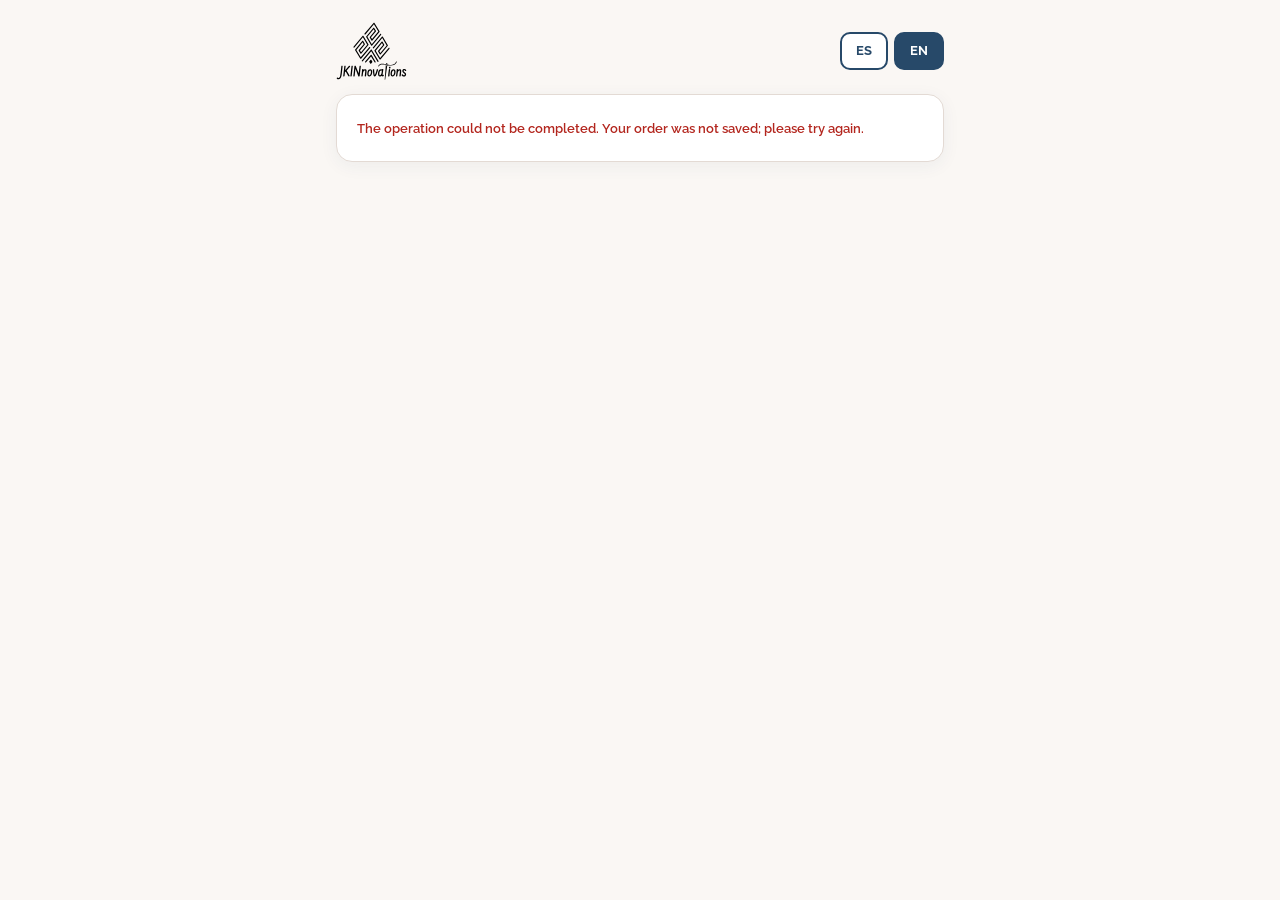
<file: index.html>
<!doctype html>
<html lang="es">
<head>
<meta charset="utf-8">
<meta name="viewport" content="width=device-width,initial-scale=1">
<title>Preórdenes escolares · JKINnovations</title>
<link rel="stylesheet" href="css/tokens.css">
<link rel="stylesheet" href="css/app.css">
</head>
<body>
<div id="app"></div>
<script src="js/vendor/supabase.js?v=preorders1"></script>
<script src="js/config.js?v=preorders1"></script>
<script src="js/i18n.js?v=preorders1"></script>
<script src="js/core.js?v=logo20261119"></script>
<script src="js/public.js?v=harder20261123"></script>
</body>
</html>
</file>
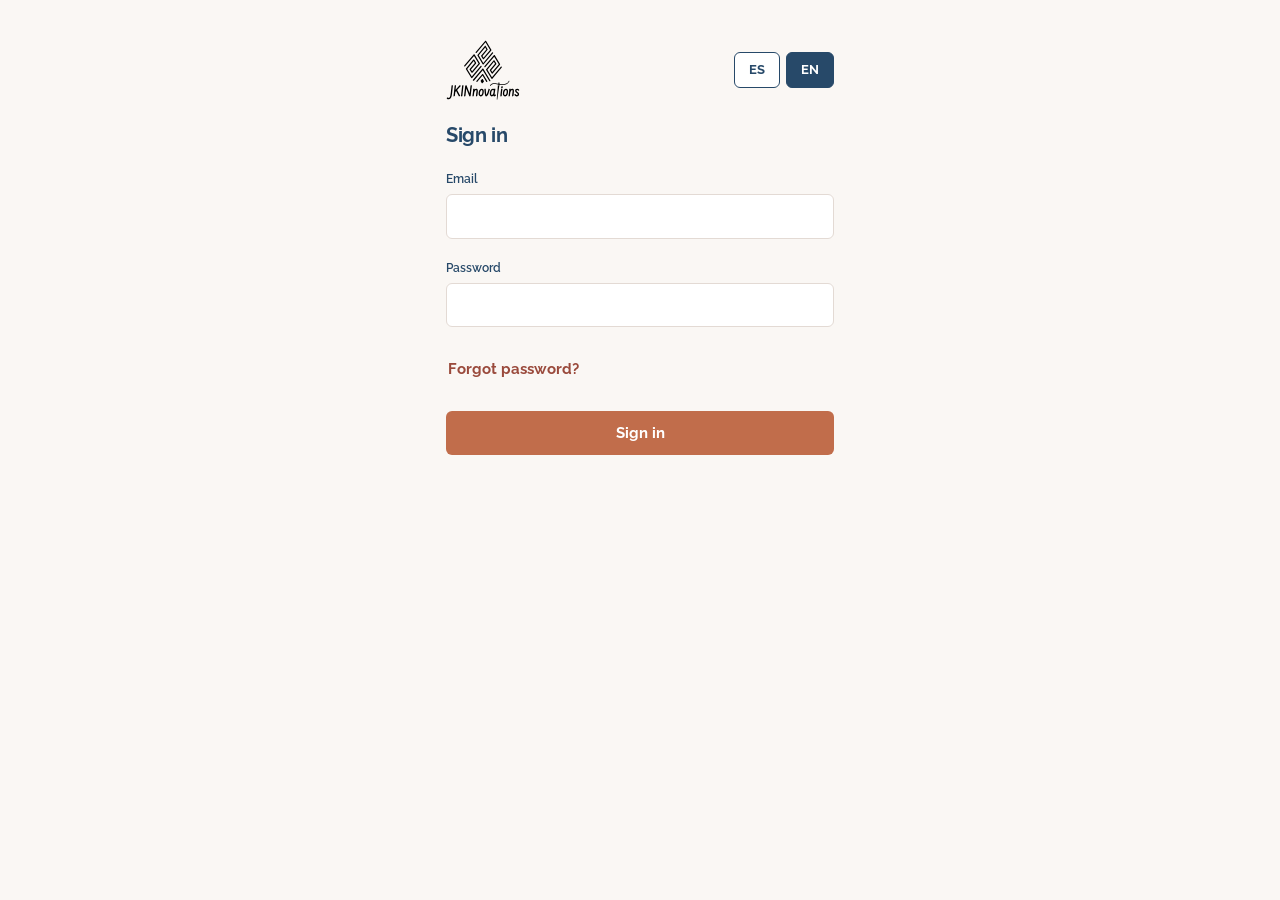
<file: admin.html>
<!doctype html>
<html lang="es">
<head>
<meta charset="utf-8">
<meta name="viewport" content="width=device-width,initial-scale=1">
<meta name="robots" content="noindex,nofollow">
<title>Panel · Preórdenes escolares · JKINnovations</title>
<link rel="stylesheet" href="css/tokens.css">
<link rel="stylesheet" href="css/app.css?v=logotoggle20261119">
<link rel="stylesheet" href="css/admin.css?v=prendas20261123">
</head>
<body class="admin">
<div id="app"></div>
<script src="js/vendor/supabase.js?v=preorders1"></script>
<script src="js/config.js?v=preorders1"></script>
<script src="js/i18n.js?v=prendas20261123"></script>
<script src="js/core.js?v=logo20261119"></script>
<script src="js/prodsum.js?v=prodsum20261118"></script>
<script src="js/admin.js?v=prendas20261123"></script>
</body>
</html>
</file>
<file: css/tokens.css>
/* Tokens del Sistema de Diseño JKINnovations (copiados; no dependen del entorno de diseño) */
@import url('https://fonts.googleapis.com/css2?family=Raleway:ital,wght@0,400;0,500;0,600;0,700;0,800;1,400&display=swap');
:root{
--terracotta:#9A4A3C;--deep-blue:#274969;--light-terracotta:#C16D4B;--white:#FFFFFF;--textile-black:#1E1E22;--textile-gray:#6B6B73;
--terracotta-tint:#F4E6E1;--blue-tint:#E4EBF2;--paper:#FAF7F4;--line:#E3DAD4;
--font-sans:'Raleway',system-ui,sans-serif;
--radius-md:10px;--radius-lg:16px;--radius-pill:999px;
--shadow-sm:0 1px 3px rgba(39,73,105,.10);--shadow-md:0 6px 20px rgba(39,73,105,.12);
--ease:cubic-bezier(.2,.7,.2,1);--dur:180ms;
}
</file>
<file: css/app.css>
*{box-sizing:border-box}
body{margin:0;font-family:var(--font-sans);font-size:16px;line-height:1.6;color:var(--deep-blue);background:var(--paper)}
h1,h2,h3{font-weight:700;color:var(--deep-blue);margin:0}h1{font-size:28px}h2{font-size:22px}h3{font-size:16px}
a{color:var(--terracotta);text-decoration:none}a:hover{color:var(--light-terracotta)}
input,select,textarea{font:inherit;font-size:15px;padding:10px 12px;border:1px solid var(--line);border-radius:10px;background:#fff;color:var(--deep-blue);width:100%;min-height:44px}
input[type=checkbox]{width:22px;height:22px;min-height:0;accent-color:#9A4A3C;flex:none}
input:disabled,select:disabled,option:disabled{background:var(--paper);color:var(--textile-gray)}
input:focus,select:focus,button:focus-visible{outline:2px solid var(--light-terracotta);outline-offset:1px}
label{display:flex;flex-direction:column;gap:6px;font-size:13px;font-weight:600;color:var(--deep-blue)}
table{border-collapse:collapse;width:100%;font-size:14px}
th{text-align:left;font-size:11px;letter-spacing:.08em;text-transform:uppercase;color:var(--textile-gray);padding:8px;border-bottom:2px solid var(--line);white-space:nowrap}
td{padding:8px;border-bottom:1px solid var(--line);vertical-align:top}
tr{break-inside:avoid;page-break-inside:avoid}thead{display:table-header-group}
td input,td select{min-height:38px;padding:6px 8px}td input.sm{width:76px}
.card{background:#fff;border:1px solid var(--line);border-radius:16px;padding:20px;box-shadow:0 4px 18px rgba(39,73,105,.06)}
.grid{display:grid;grid-template-columns:repeat(auto-fit,minmax(190px,1fr));gap:14px}
.cards{display:grid;grid-template-columns:repeat(auto-fill,minmax(200px,1fr));gap:14px}
.row{display:flex;gap:10px;flex-wrap:wrap;align-items:center}.between{justify-content:space-between}
.col{display:flex;flex-direction:column;gap:14px}
.muted{color:var(--textile-gray);font-size:13px}.err{color:#B3261E;font-size:13px;font-weight:600}.warn{color:#8A5A00;font-size:13px;font-weight:600}.ok{color:#2E6B4A;font-weight:700}
.eyebrow{font-size:12px;letter-spacing:.16em;text-transform:uppercase;font-weight:700;color:var(--light-terracotta)}
.scroll{overflow-x:auto}.num{text-align:right;font-variant-numeric:tabular-nums}
.btn{font:inherit;font-weight:700;font-size:15px;padding:12px 24px;border-radius:10px;border:2px solid transparent;cursor:pointer;min-height:44px;background:var(--light-terracotta);color:#fff;transition:all var(--dur) var(--ease)}
.btn:hover{background:var(--terracotta)}.btn[disabled]{opacity:.45;cursor:not-allowed}
.btn.sec{background:transparent;color:var(--deep-blue);border-color:var(--deep-blue)}.btn.sec:hover{background:var(--deep-blue);color:#fff}
.btn.ghost{background:transparent;color:var(--terracotta)}.btn.ghost:hover{background:var(--terracotta-tint)}
.btn.sm{font-size:13px;padding:8px 16px;min-height:36px}
label.filebtn{position:relative;width:auto;flex-direction:row;align-items:center;justify-content:center;overflow:hidden;min-height:44px}
.filepick{position:absolute;inset:0;width:100%;height:100%;min-height:44px;padding:0;margin:0;opacity:0;cursor:pointer;border:0;font-size:16px}
.logo-preview{width:72px;height:72px;object-fit:contain;background:#fff;border:1px solid var(--line);border-radius:10px;flex:none}
.logo-mini{width:36px;height:36px;object-fit:contain;background:#fff;border:1px solid var(--line);border-radius:8px;flex:none}
.lk{background:none;border:0;color:var(--terracotta);font:inherit;font-weight:700;cursor:pointer;padding:6px 4px;min-height:36px}
.lang{font:inherit;font-weight:700;font-size:13px;padding:6px 14px;border-radius:10px;border:2px solid var(--deep-blue);cursor:pointer;min-height:38px;background:#fff;color:var(--deep-blue)}
.lang.on{background:var(--deep-blue);color:#fff}
.badge{display:inline-block;font-weight:700;font-size:11px;letter-spacing:.12em;text-transform:uppercase;padding:4px 10px;border-radius:999px;background:var(--terracotta-tint);color:var(--terracotta)}
.badge.blue{background:var(--deep-blue);color:#fff}.badge.light{background:var(--light-terracotta);color:#fff}.badge.red{background:var(--terracotta);color:#fff}
.thumb{width:52px;height:52px;object-fit:contain;background:#fff;border:1px solid var(--line);border-radius:8px;flex:none}
.pcard{border:1px solid var(--line);border-radius:16px;background:#fff;overflow:hidden;display:flex;flex-direction:column}
.pcard .ph{height:210px;display:flex;align-items:center;justify-content:center;padding:8px}.pcard .ph img{max-height:100%;max-width:100%;object-fit:contain}
.pcard .bd{padding:12px 14px 14px;display:flex;flex-direction:column;gap:6px;flex:1}
.chip{font:inherit;font-weight:600;font-size:14px;min-height:44px;padding:6px 12px;border-radius:10px;cursor:pointer;display:flex;align-items:center;gap:8px;border:1px solid var(--line);background:#fff;color:var(--deep-blue)}
.chip.on{border:2px solid var(--terracotta)}.chip i{width:18px;height:18px;border-radius:50%;border:1px solid #888;display:inline-block}
.step{padding:8px 14px;border-radius:20px;font-size:13px;font-weight:700;background:#fff;border:1px solid var(--line);color:var(--textile-gray)}
.step.on{background:var(--deep-blue);color:#fff;border-color:var(--deep-blue)}.step.past{background:var(--blue-tint);color:var(--deep-blue)}
.zoom{position:fixed;inset:0;background:rgba(20,32,48,.82);z-index:50;display:flex;align-items:center;justify-content:center;padding:20px;cursor:zoom-out}
.zoom img{max-width:100%;max-height:100%;object-fit:contain;background:#fff;border-radius:12px;padding:12px}
.toast{background:var(--deep-blue);color:#fff;padding:12px 16px;border-radius:12px;font-weight:600}
.shell{display:flex;flex-wrap:wrap;min-height:100vh}.side{flex:1 1 220px;max-width:100%;background:var(--deep-blue);padding:20px 16px;display:flex;flex-direction:column;gap:20px}
.side nav{display:grid;grid-template-columns:1fr;gap:6px}
.side button{font:inherit;font-weight:700;font-size:15px;text-align:left;padding:12px 14px;border-radius:10px;border:0;cursor:pointer;background:transparent;color:#fff;min-height:44px}
@media (max-width:800px){
  .side{flex-basis:100%}
  .side nav{grid-template-columns:repeat(3,minmax(0,1fr))}
  .side nav button{text-align:center;font-size:14px;padding:12px 6px}
}
.side button.on{background:#fff;color:var(--deep-blue)}
.main{flex:6 1 640px;min-width:0;padding:24px;display:flex;flex-direction:column;gap:20px}
.stat{font-size:34px;font-weight:800;color:var(--terracotta);line-height:1.1}
.sheet{background:#fff;color:#1E1E22;padding:28px;border:1px solid var(--line);margin:0 auto 20px;max-width:8.5in;width:100%}
.sheet h1{color:var(--deep-blue);font-size:24px}
.box{display:inline-block;width:16px;height:16px;border:1.5px solid #1E1E22;border-radius:3px}
.sigs{display:grid;grid-template-columns:1fr 1fr;gap:26px 30px;margin-top:30px;font-size:13px}.sigs div{border-bottom:1px solid #1E1E22;padding-bottom:22px}
.demo{background:#1E3550;color:#fff;padding:6px 16px;font-size:12px}
@media print{
  .no-print{display:none!important}
  html,body,#app{height:auto!important;min-height:0!important;overflow:visible!important}
  body{background:#fff!important}
  /* Normal block flow lets Safari paginate rows and avoids a viewport-height blank page. */
  .shell,.main{display:block!important;min-height:0!important;height:auto!important;overflow:visible!important}
  .main{padding:0!important}
  .sheet{border:0;padding:0;margin:0;max-width:none;width:100%;font-size:10pt;line-height:1.4;overflow:visible}
  .sheet+.sheet{break-before:page;page-break-before:always}
  .sheet>.row:first-child{display:grid;grid-template-columns:minmax(0,1fr) auto;gap:12px;break-inside:avoid;page-break-inside:avoid}
  .sheet h1{font-size:18pt;line-height:1.2}
  .sheet table{font-size:9pt;line-height:1.35}
  .sheet th{font-size:7pt;letter-spacing:.04em;white-space:normal}
  .sheet th,.sheet td{padding:6px}
  .sheet tr,.sheet td,.sheet th{break-inside:avoid!important;page-break-inside:avoid!important}
  .sheet thead{display:table-header-group}
  .sheet h2,.sheet h3{break-after:avoid;page-break-after:avoid}
  .sheet .scroll{overflow:visible}
  .sheet.prodsum{font-size:9pt}
  .sheet.prodsum table{font-size:8pt}
  .sheet.prodsum th,.sheet.prodsum td{padding:3px 4px}
  .sheet.prodsum th.grp{print-color-adjust:exact;-webkit-print-color-adjust:exact}
}
.sheet.prodsum{max-width:none}
.sheet.prodsum .matrix{min-width:760px}
.sheet.prodsum th.sz,.sheet.prodsum td.sz{text-align:center;font-variant-numeric:tabular-nums;padding:6px 4px;min-width:34px}
.sheet.prodsum th.grp{text-align:center;background:var(--blue-tint);color:var(--deep-blue);letter-spacing:.08em}
.sheet.prodsum tr.grand td{border-top:2px solid var(--deep-blue);font-weight:800;background:#f7f4f1}
.sheet.prodsum h2{margin-top:18px}
.sheet.prodsum .note{font-size:13px;color:#444;margin:0 0 12px}
</file>
<file: css/admin.css>
/* Panel only. The public form does not load this file.
   Brand colors are Norma's: navy sidebar, terracotta actions, cream page. */
body.admin{
  background:#FAF7F4;
  color:#274969;
  font-size:15px;
  line-height:1.5;
}
body.admin h1{font-size:32px;font-weight:700;letter-spacing:-.03em;color:#274969}
body.admin h2{font-size:20px;font-weight:700;letter-spacing:-.02em;color:#274969}
body.admin h3{font-size:15px;font-weight:700;color:#274969}
body.admin .shell{background:#FAF7F4;gap:0}
body.admin .side{
  flex:0 0 196px;max-width:220px;background:#274969;color:#fff;
  border-right:0;box-shadow:none;padding:28px 16px 20px;gap:28px
}
body.admin .side button{
  color:#fff;background:transparent;border:0;border-radius:6px;
  font-weight:700;font-size:15px;text-align:left;padding:10px 12px;min-height:44px
}
body.admin .side button.on{background:#fff;color:#274969}
body.admin .side button[data-act="logout"]{color:#d5e0ea;font-weight:600;border:1px solid #8aa0b6}
body.admin .main{padding:36px 40px 64px;gap:32px;background:#FAF7F4}
body.admin .card{
  background:transparent;border:0;border-radius:0;box-shadow:none;padding:0
}
body.admin .col{gap:20px}
body.admin .row{gap:12px}
body.admin .stack{padding:4px 0 8px}
body.admin .note{padding:0}
body.admin .callout{padding:4px 0 8px}
body.admin .card [style*="border:1px solid"]{border:0!important;border-radius:0!important;background:transparent!important}
body.admin .stat{font-size:40px;font-weight:800;letter-spacing:-.04em;color:#9A4A3C;line-height:1}
body.admin .eyebrow{color:#C16D4B;letter-spacing:.14em;font-size:11px;font-weight:700}
body.admin .muted{color:#6B6B73;font-size:13px;font-weight:500}
body.admin label{font-size:12px;font-weight:600;color:#274969;gap:6px}
body.admin input,body.admin select,body.admin textarea{
  border:1px solid #E3DAD4;border-radius:6px;background:#fff;box-shadow:none;
  min-height:44px;padding:10px 12px;color:#274969
}
body.admin input:focus,body.admin select:focus,body.admin button:focus-visible{
  outline:2px solid #C16D4B;outline-offset:1px
}
body.admin .btn{
  background:#C16D4B;color:#fff;border:0;border-radius:6px;box-shadow:none;
  font-weight:700;padding:10px 18px;min-height:44px
}
body.admin .btn:hover{background:#9A4A3C}
body.admin .btn.sec,body.admin .btn.ghost{
  background:transparent;color:#9A4A3C;border:0;padding:10px 4px;font-weight:700
}
body.admin .btn.sec:hover,body.admin .btn.ghost:hover{background:transparent;color:#9A4A3C;text-decoration:underline}
body.admin .btn.sm{min-height:40px;padding:8px 12px;font-size:14px}
body.admin #order-filters .btn.sec{color:#9A4A3C;padding:10px 12px}
body.admin #order-filters .btn:not(.sec){background:#C16D4B;color:#fff;text-decoration:none}
body.admin #order-filters .btn:not(.sec):hover{background:#9A4A3C}
body.admin .lk{color:#9A4A3C;font-weight:700;min-height:44px;padding:10px 2px;align-self:flex-start;width:auto;text-align:left}
body.admin .lk:hover{color:#C16D4B}
body.admin label.filebtn{
  width:auto;min-height:44px;border:1px solid #274969;border-radius:6px;
  background:#fff;color:#274969;padding:10px 16px;font-weight:700
}
body.admin .lang{
  border:1px solid #274969;background:#fff;color:#274969;border-radius:6px;min-height:36px;font-weight:700
}
body.admin .lang.on{background:#274969;color:#fff}
body.admin table{font-size:14px}
body.admin th{
  font-size:11px;letter-spacing:.06em;color:#6B6B73;font-weight:700;
  padding:8px 10px 10px;border-bottom:1px solid #E3DAD4
}
body.admin td{padding:16px 10px;border-bottom:1px solid #E3DAD4;vertical-align:middle}
body.admin .badge{border-radius:6px;letter-spacing:.06em;background:#F4E6E1;color:#9A4A3C}
body.admin .badge.blue{background:#274969;color:#fff}
body.admin .badge.light{background:#C16D4B;color:#fff}
body.admin .badge.red{background:#9A4A3C;color:#fff}
body.admin .toast{background:#274969;border-radius:6px;box-shadow:none}
body.admin .logo-mini{border-radius:6px;border-color:#E3DAD4}
body.admin .logo-preview{border-radius:6px;border-color:#E3DAD4}
body.admin .sheet{border:1px solid #E3DAD4;border-radius:0;box-shadow:none;background:#fff}
/* Prendas y maestras: pasos, fotos, colores y tallas. Solo panel. */
body.admin .step-pills{gap:8px;flex-wrap:wrap}
body.admin .step-pill{
  font:inherit;font-size:14px;font-weight:700;min-height:44px;padding:8px 14px;border-radius:6px;cursor:pointer;
  background:#fff;color:#274969;border:1px solid #E3DAD4
}
body.admin .step-pill b{display:inline-flex;align-items:center;justify-content:center;width:22px;height:22px;border-radius:50%;background:#274969;color:#fff;font-size:12px;margin-right:4px}
body.admin .step-pill.ok{border-color:#C16D4B}
body.admin .step-pill.ok b{background:#C16D4B}
body.admin .step-h{display:flex;align-items:center;gap:8px;font-size:17px;padding-top:12px;border-top:1px solid #E3DAD4}
body.admin .step-h span{display:inline-flex;align-items:center;justify-content:center;width:26px;height:26px;border-radius:50%;background:#274969;color:#fff;font-size:13px}
body.admin .flabel{font-size:12px;font-weight:600;color:#274969}
body.admin .photo-preview{width:120px;height:120px;object-fit:contain;background:#fff;border:1px solid #E3DAD4;border-radius:6px}
body.admin .photo-empty{width:120px;height:120px;display:flex;align-items:center;justify-content:center;text-align:center;background:#fff;border:1px dashed #E3DAD4;border-radius:6px}
body.admin .sw-dot{width:16px;height:16px;border-radius:50%;border:1px solid #888;display:inline-block;flex:none}
body.admin .color-row{gap:10px;flex-wrap:wrap}
body.admin input.swatch-pick{width:48px;min-width:48px;height:44px;padding:4px;cursor:pointer}
body.admin label.filebtn-lk{position:relative;flex-direction:row;font-size:14px}
body.admin .szrow{align-items:center;flex-wrap:wrap;gap:8px 10px}
body.admin .szlbl{min-width:64px}
body.admin label.szbox{
  flex-direction:row;align-items:center;gap:6px;font-size:14px;font-weight:700;min-height:44px;padding:0 12px;
  background:#fff;border:1px solid #E3DAD4;border-radius:6px;cursor:pointer
}
body.admin label.szbox input{min-height:0;width:18px;height:18px;padding:0;accent-color:#C16D4B}
body.admin label.upload-big{position:relative;display:inline-flex;flex-direction:row;align-items:center;font-size:15px;cursor:pointer}
body.admin label.upload-big:hover{background:#E4EBF2}
body.admin .garment-form{border-top:1px dashed #E3DAD4;padding-top:16px}
@media (max-width:800px){
  body.admin .side{flex:1 1 100%;max-width:none;border-right:0;border-bottom:0;padding:16px}
  body.admin .side nav{grid-template-columns:repeat(3,minmax(0,1fr))}
  body.admin .side nav button{text-align:center;padding:12px 6px}
  body.admin .main{padding:24px 16px 48px;gap:28px}
  body.admin h1{font-size:28px}
  body.admin .stat{font-size:34px}
}
@media print{
  body.admin,body.admin .main,body.admin .shell{background:#fff!important}
  body.admin .sheet{border:0}
}
</file>
